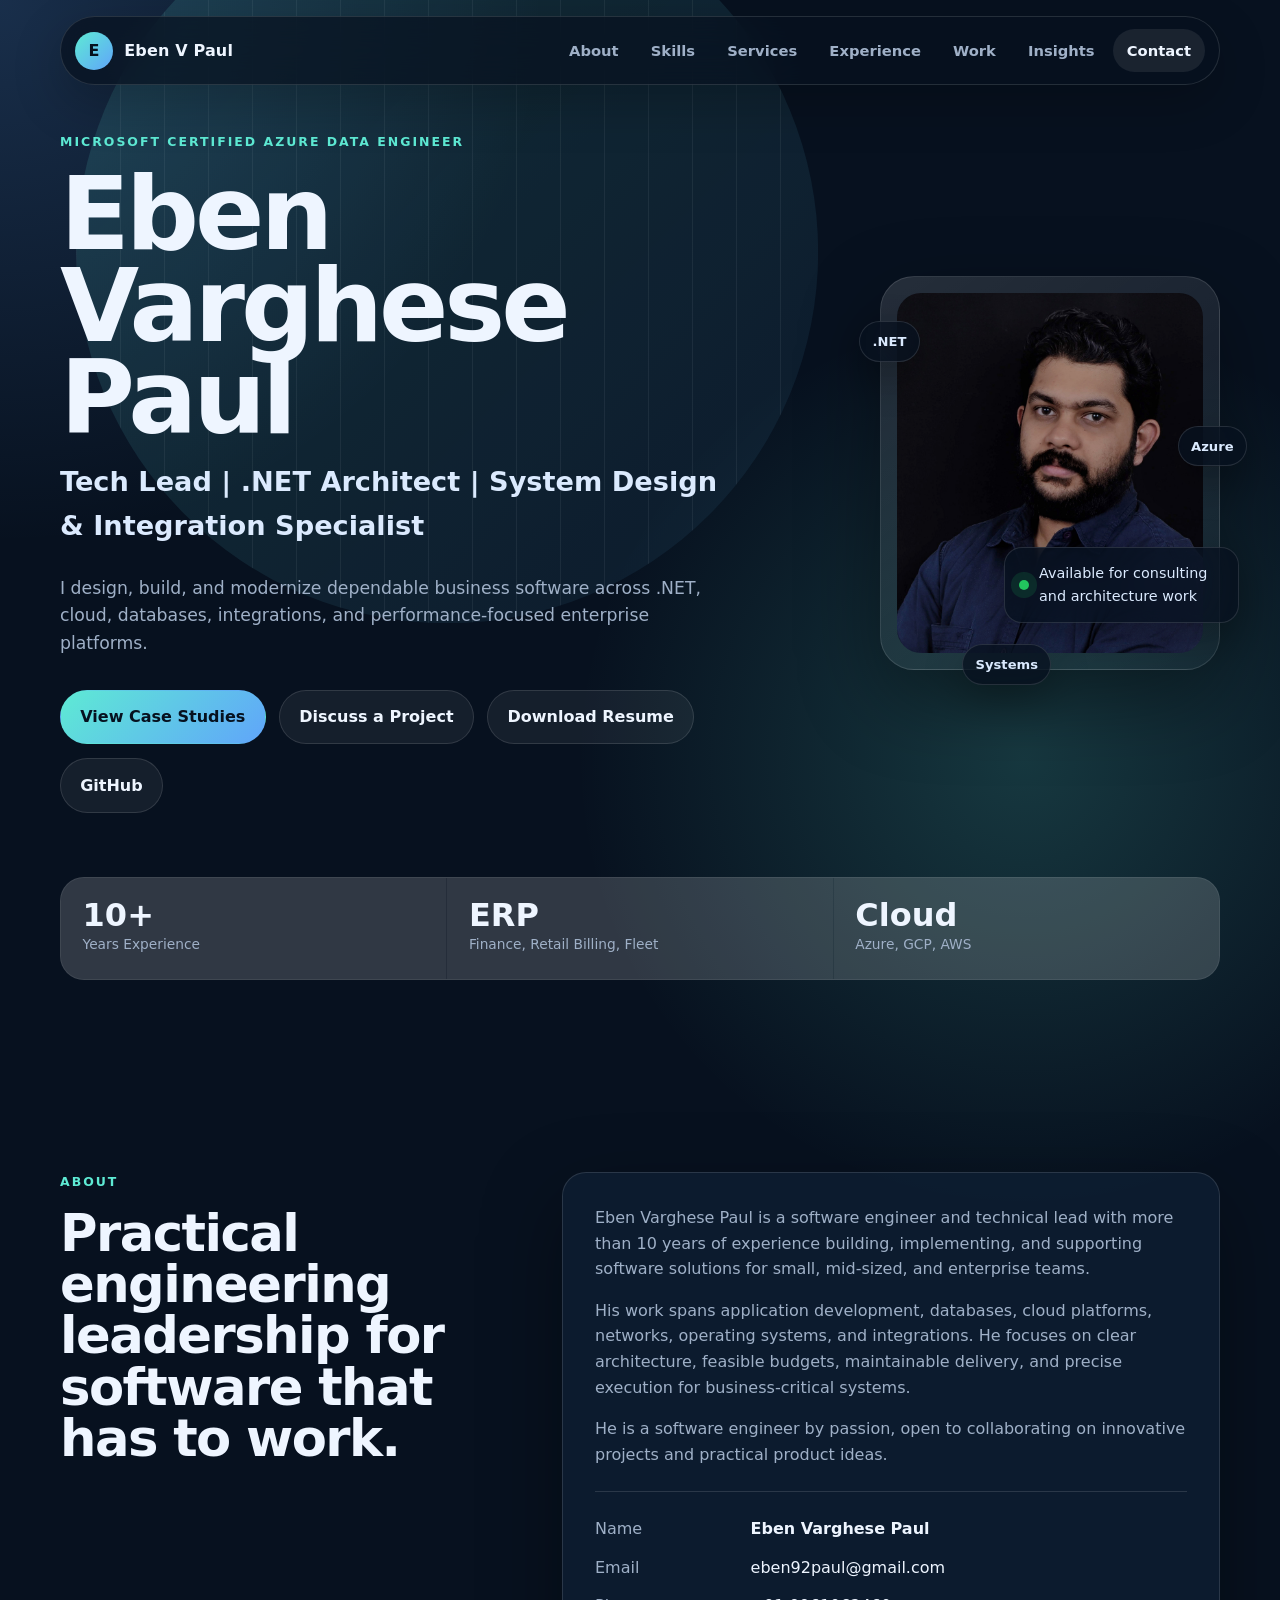
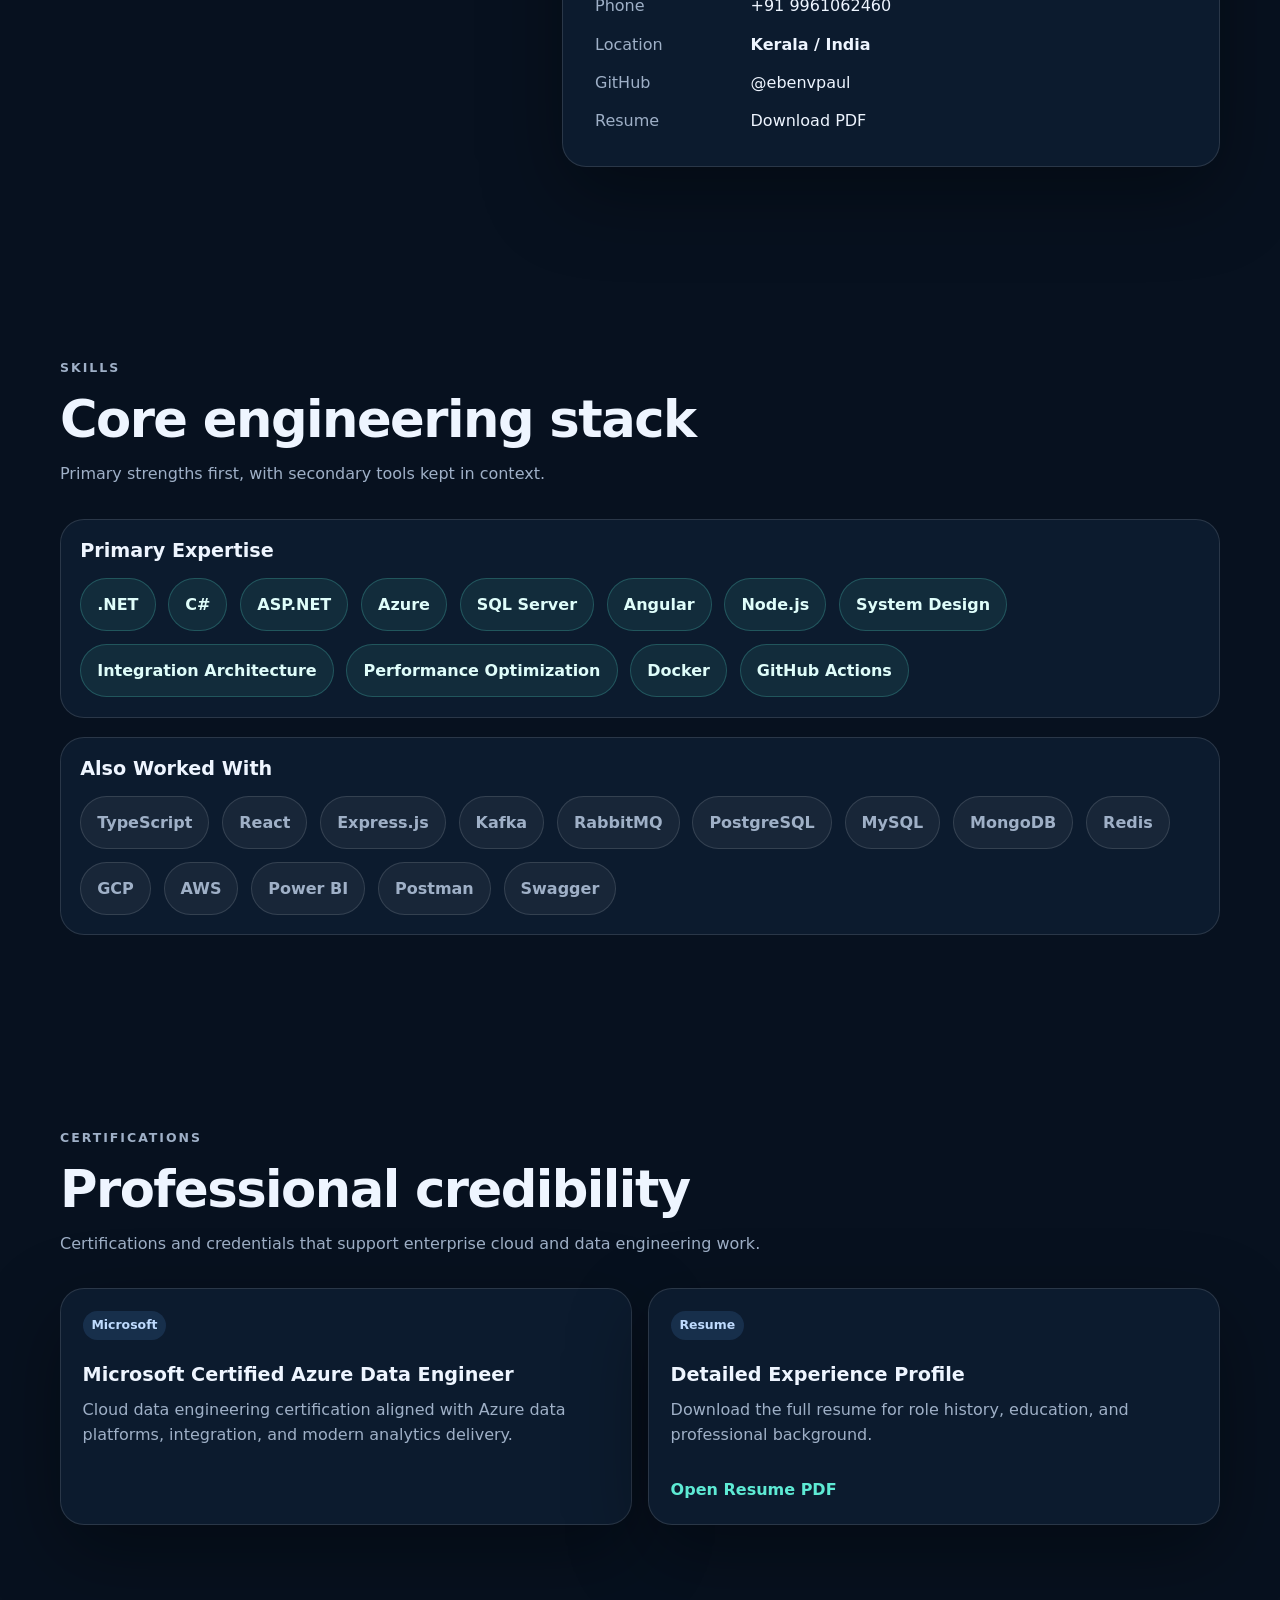
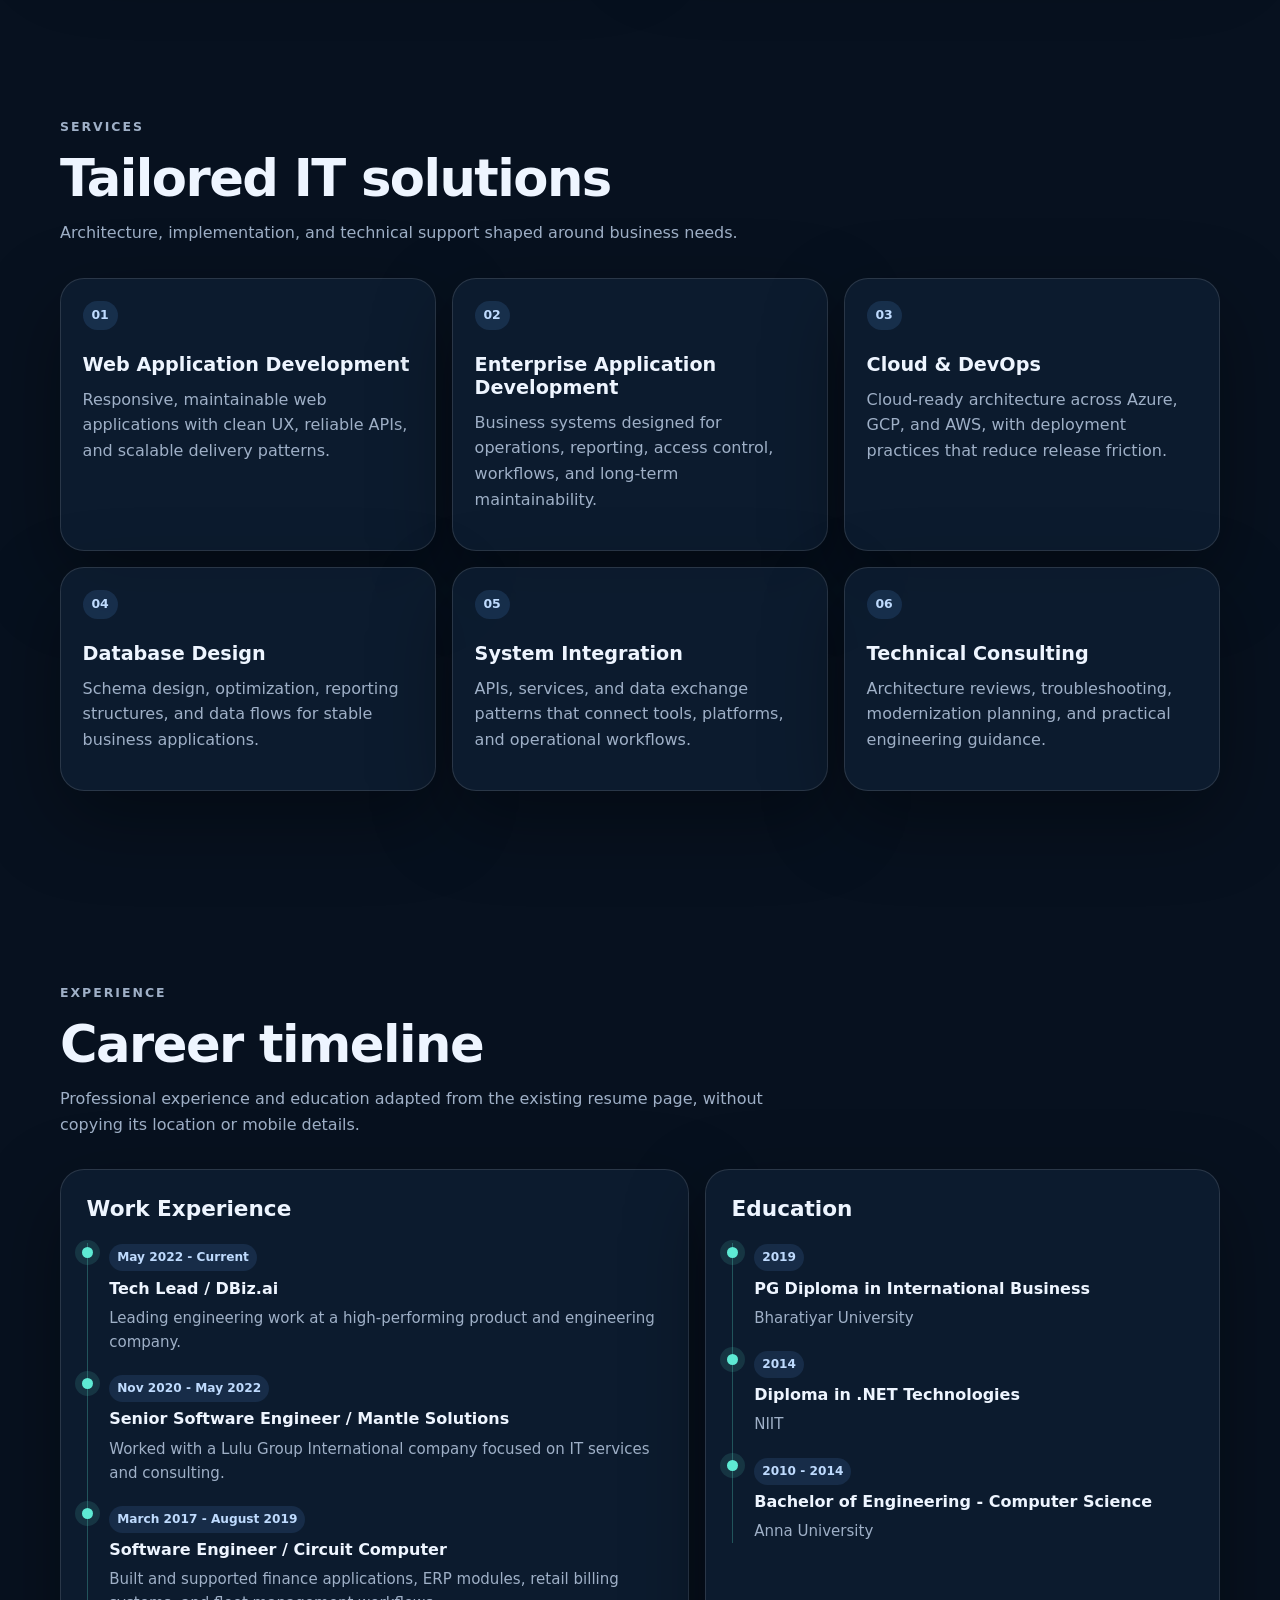
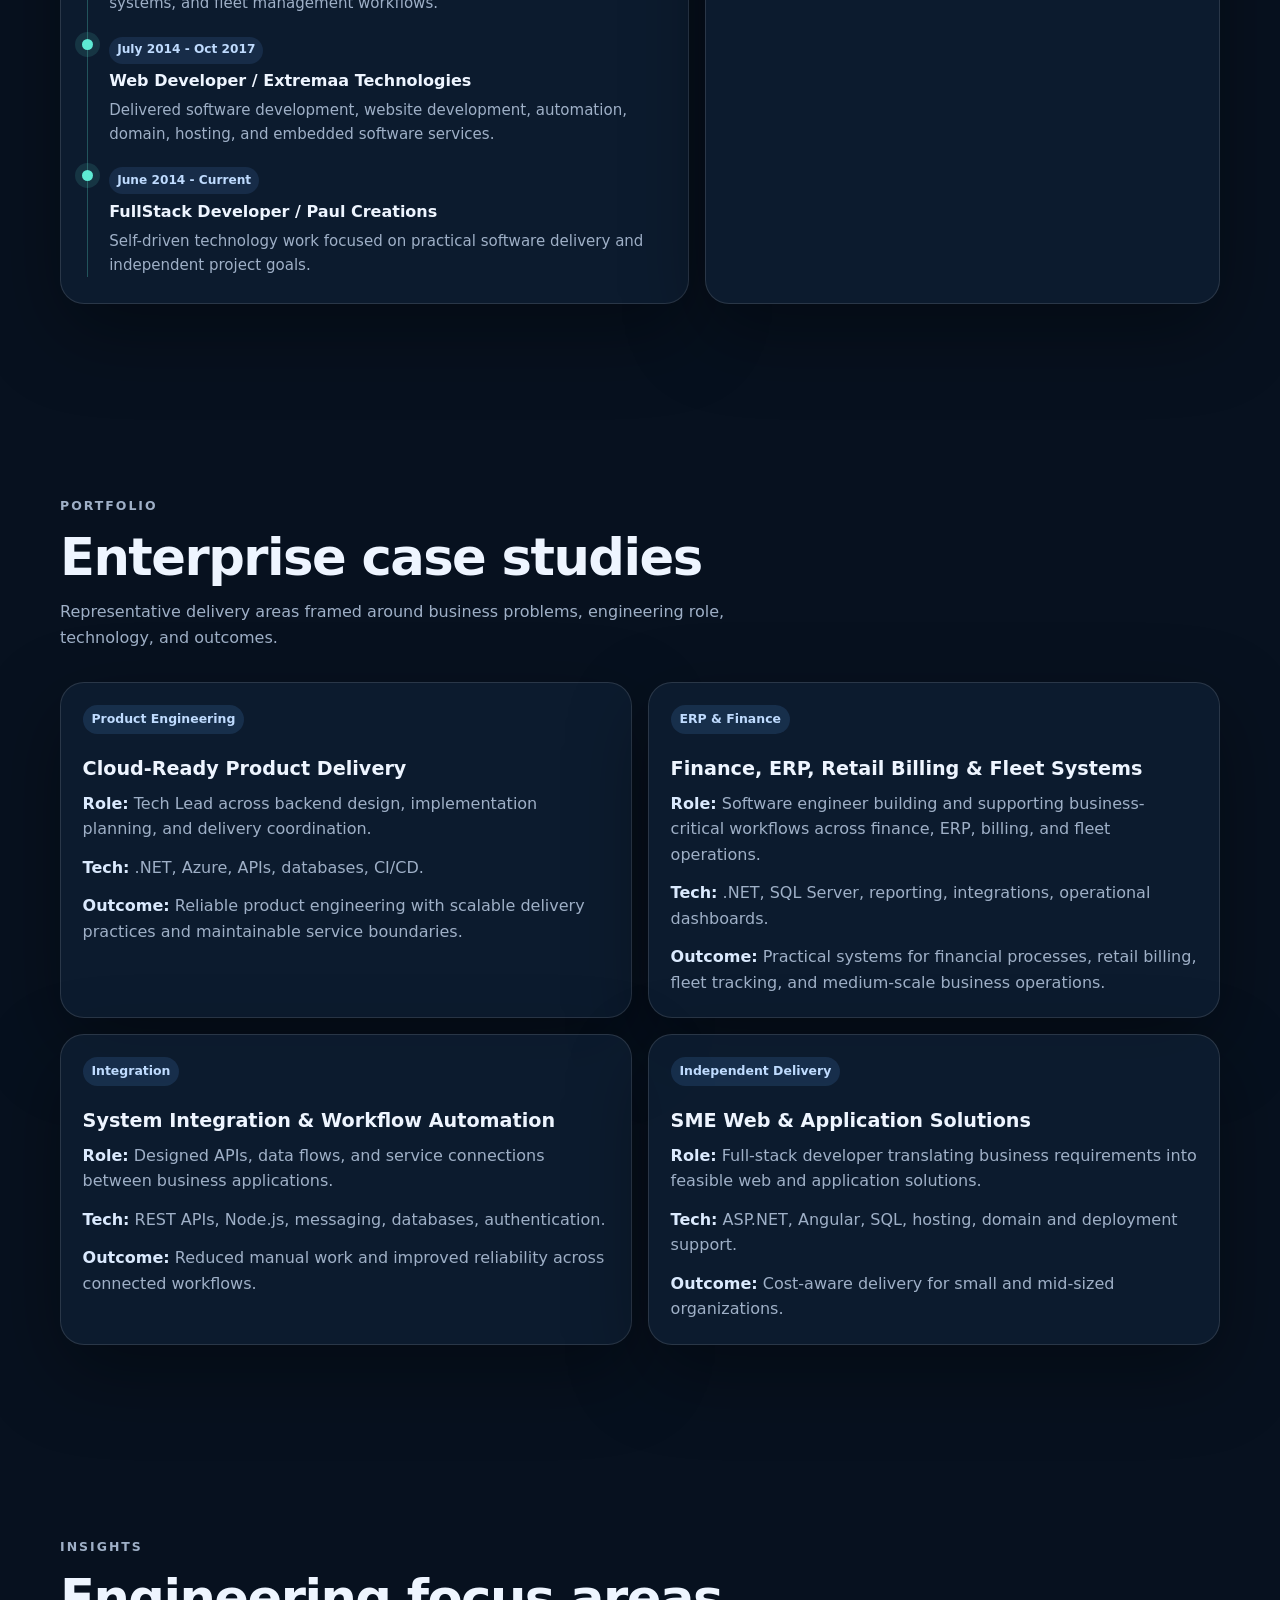
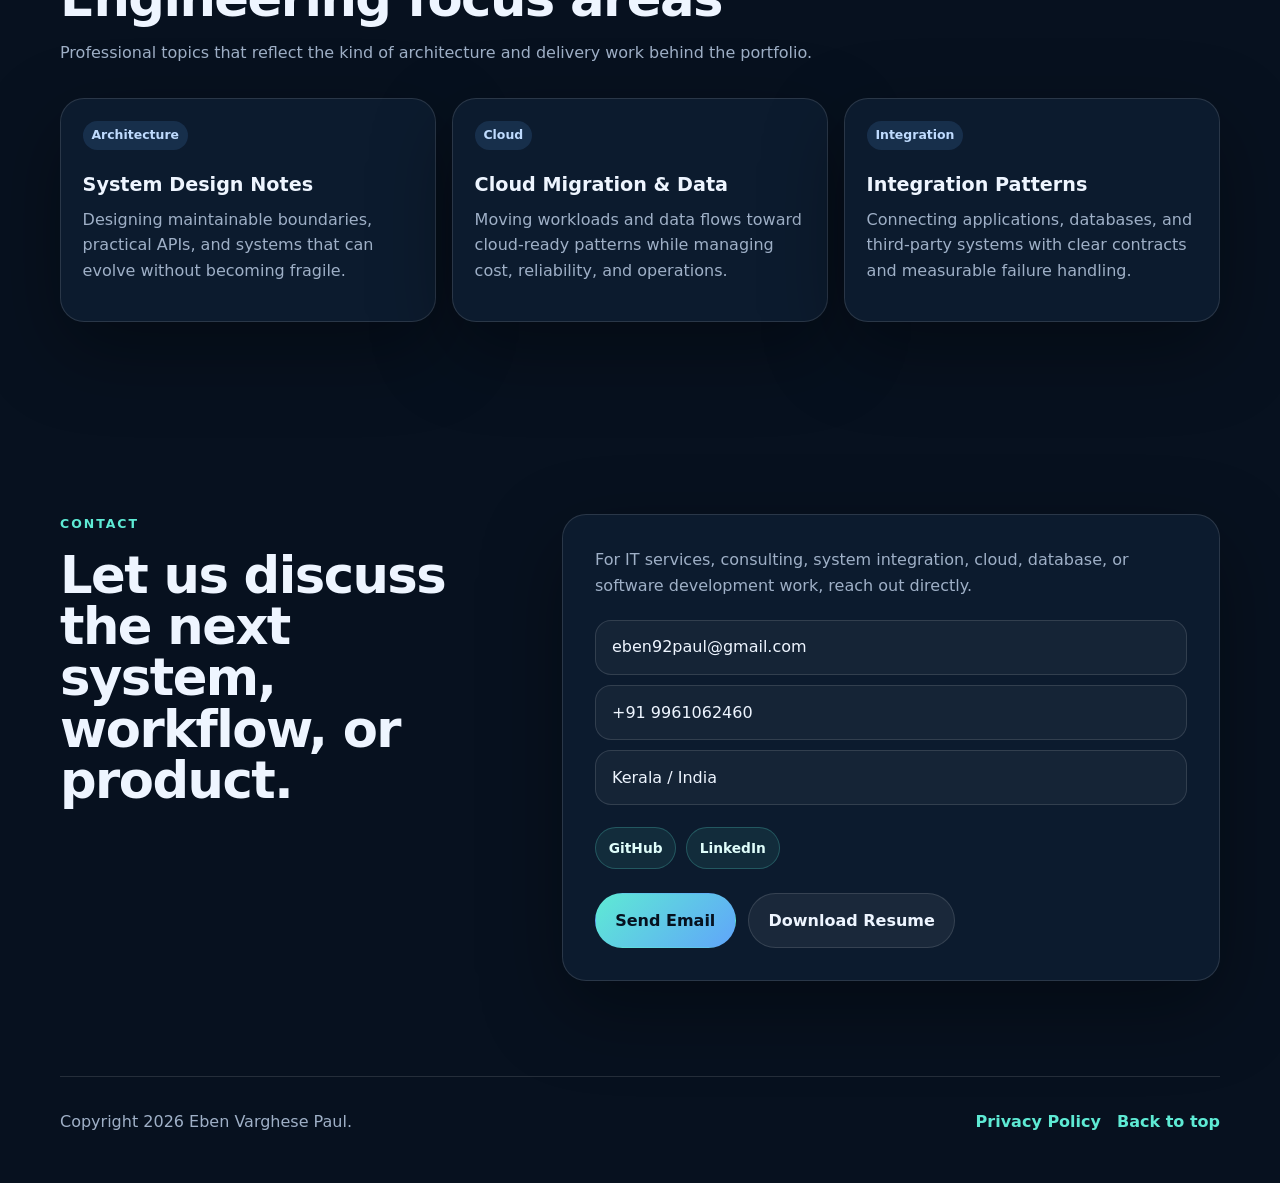
<file: index.html>
<!DOCTYPE html>
<html lang="en">
<head>
  <meta charset="utf-8">
  <meta name="viewport" content="width=device-width, initial-scale=1">
  <title>Eben Varghese Paul | .NET Architect & Azure Data Engineer</title>
  <meta name="description" content="Portfolio of Eben Varghese Paul, Tech Lead, .NET Architect, System Design and Integration Specialist, and Microsoft Certified Azure Data Engineer.">
  <meta name="keywords" content="Eben Varghese Paul, .NET Architect, Azure Data Engineer, Tech Lead, System Design, Integration Specialist, Kerala, India">
  <meta name="author" content="Eben Varghese Paul">
  <meta property="og:type" content="website">
  <meta property="og:title" content="Eben Varghese Paul | .NET Architect & Azure Data Engineer">
  <meta property="og:description" content="Modern portfolio for enterprise software engineering, cloud, databases, integrations, and consulting.">
  <meta property="og:image" content="img/testimonial-25.jpg">
  <meta property="og:url" content="https://ebenvpaul.github.io/evphost/">
  <meta name="theme-color" content="#07111f">
  <link href="img/favicon.png" rel="icon">
  <link href="img/apple-touch-icon.png" rel="apple-touch-icon">
  <link href="css/style.css" rel="stylesheet">
</head>
<body>
  <a class="skip-link" href="#main">Skip to content</a>

  <header class="site-header" data-header>
    <a class="brand" href="#home" aria-label="Eben Varghese Paul home">
      <span class="brand-mark">E</span>
      <span>Eben V Paul</span>
    </a>
    <button class="nav-toggle" type="button" aria-expanded="false" aria-controls="site-nav" data-nav-toggle>
      <span></span>
      <span></span>
      <span></span>
      <span class="sr-only">Toggle navigation</span>
    </button>
    <nav id="site-nav" class="site-nav" data-nav>
      <a href="#about">About</a>
      <a href="#skills">Skills</a>
      <a href="#services">Services</a>
      <a href="#experience">Experience</a>
      <a href="#work">Work</a>
      <a href="#insights">Insights</a>
      <a href="#contact">Contact</a>
    </nav>
  </header>

  <main id="main">
    <section id="home" class="hero section">
      <div class="hero-bg" aria-hidden="true"></div>
      <div class="hero-grid">
        <div class="hero-copy reveal">
          <p class="eyebrow">Microsoft Certified Azure Data Engineer</p>
          <h1>Eben Varghese Paul</h1>
          <p class="hero-role">Tech Lead | .NET Architect | System Design & Integration Specialist</p>
          <p class="hero-text">I design, build, and modernize dependable business software across .NET, cloud, databases, integrations, and performance-focused enterprise platforms.</p>
          <div class="hero-actions">
            <a class="button primary" href="#work">View Case Studies</a>
            <a class="button ghost" href="#contact">Discuss a Project</a>
            <a class="button ghost" href="docs/Resume.pdf" target="_blank" rel="noopener noreferrer">Download Resume</a>
            <a class="button ghost" href="https://github.com/ebenvpaul" target="_blank" rel="noopener noreferrer">GitHub</a>
          </div>
        </div>
        <div class="hero-panel reveal" aria-label="Profile highlights">
          <img src="img/testimonial-25.jpg" alt="Portrait of Eben Varghese Paul">
          <div class="availability-card">
            <span class="status-dot"></span>
            <span>Available for consulting and architecture work</span>
          </div>
          <div class="orbit-card top">.NET</div>
          <div class="orbit-card right">Azure</div>
          <div class="orbit-card bottom">Systems</div>
        </div>
      </div>
      <div class="hero-stats" aria-label="Professional stats">
        <div><strong>10+</strong><span>Years Experience</span></div>
        <div><strong>ERP</strong><span>Finance, Retail Billing, Fleet</span></div>
        <div><strong>Cloud</strong><span>Azure, GCP, AWS</span></div>
      </div>
    </section>

    <section id="about" class="section content-grid">
      <div class="section-kicker reveal">
        <p class="eyebrow">About</p>
        <h2>Practical engineering leadership for software that has to work.</h2>
      </div>
      <div class="section-body reveal">
        <p>Eben Varghese Paul is a software engineer and technical lead with more than 10 years of experience building, implementing, and supporting software solutions for small, mid-sized, and enterprise teams.</p>
        <p>His work spans application development, databases, cloud platforms, networks, operating systems, and integrations. He focuses on clear architecture, feasible budgets, maintainable delivery, and precise execution for business-critical systems.</p>
        <p>He is a software engineer by passion, open to collaborating on innovative projects and practical product ideas.</p>
        <div class="profile-list">
          <span>Name</span><strong>Eben Varghese Paul</strong>
          <span>Email</span><a href="mailto:eben92paul@gmail.com">eben92paul@gmail.com</a>
          <span>Phone</span><a href="tel:+919961062460">+91 9961062460</a>
          <span>Location</span><strong>Kerala / India</strong>
          <span>GitHub</span><a href="https://github.com/ebenvpaul" target="_blank" rel="noopener noreferrer">@ebenvpaul</a>
          <span>Resume</span><a href="docs/Resume.pdf" target="_blank" rel="noopener noreferrer">Download PDF</a>
        </div>
      </div>
    </section>

    <section id="skills" class="section">
      <div class="section-heading reveal">
        <p class="eyebrow">Skills</p>
        <h2>Core engineering stack</h2>
        <p>Primary strengths first, with secondary tools kept in context.</p>
      </div>
      <div class="stack-groups reveal">
        <div>
          <h3>Primary Expertise</h3>
          <div class="skill-cloud">
            <span>.NET</span>
            <span>C#</span>
            <span>ASP.NET</span>
            <span>Azure</span>
            <span>SQL Server</span>
            <span>Angular</span>
            <span>Node.js</span>
            <span>System Design</span>
            <span>Integration Architecture</span>
            <span>Performance Optimization</span>
            <span>Docker</span>
            <span>GitHub Actions</span>
          </div>
        </div>
        <div>
          <h3>Also Worked With</h3>
          <div class="skill-cloud secondary">
            <span>TypeScript</span>
            <span>React</span>
            <span>Express.js</span>
            <span>Kafka</span>
            <span>RabbitMQ</span>
            <span>PostgreSQL</span>
            <span>MySQL</span>
            <span>MongoDB</span>
            <span>Redis</span>
            <span>GCP</span>
            <span>AWS</span>
            <span>Power BI</span>
            <span>Postman</span>
            <span>Swagger</span>
          </div>
        </div>
      </div>
    </section>

    <section id="certifications" class="section">
      <div class="section-heading reveal">
        <p class="eyebrow">Certifications</p>
        <h2>Professional credibility</h2>
        <p>Certifications and credentials that support enterprise cloud and data engineering work.</p>
      </div>
      <div class="cert-grid">
        <article class="glass-card reveal">
          <span class="tag">Microsoft</span>
          <h3>Microsoft Certified Azure Data Engineer</h3>
          <p>Cloud data engineering certification aligned with Azure data platforms, integration, and modern analytics delivery.</p>
        </article>
        <article class="glass-card reveal">
          <span class="tag">Resume</span>
          <h3>Detailed Experience Profile</h3>
          <p>Download the full resume for role history, education, and professional background.</p>
          <a class="text-link" href="docs/Resume.pdf" target="_blank" rel="noopener noreferrer">Open Resume PDF</a>
        </article>
      </div>
    </section>

    <section id="services" class="section">
      <div class="section-heading reveal">
        <p class="eyebrow">Services</p>
        <h2>Tailored IT solutions</h2>
        <p>Architecture, implementation, and technical support shaped around business needs.</p>
      </div>
      <div class="card-grid services-grid">
        <article class="glass-card reveal">
          <span class="card-number">01</span>
          <h3>Web Application Development</h3>
          <p>Responsive, maintainable web applications with clean UX, reliable APIs, and scalable delivery patterns.</p>
        </article>
        <article class="glass-card reveal">
          <span class="card-number">02</span>
          <h3>Enterprise Application Development</h3>
          <p>Business systems designed for operations, reporting, access control, workflows, and long-term maintainability.</p>
        </article>
        <article class="glass-card reveal">
          <span class="card-number">03</span>
          <h3>Cloud & DevOps</h3>
          <p>Cloud-ready architecture across Azure, GCP, and AWS, with deployment practices that reduce release friction.</p>
        </article>
        <article class="glass-card reveal">
          <span class="card-number">04</span>
          <h3>Database Design</h3>
          <p>Schema design, optimization, reporting structures, and data flows for stable business applications.</p>
        </article>
        <article class="glass-card reveal">
          <span class="card-number">05</span>
          <h3>System Integration</h3>
          <p>APIs, services, and data exchange patterns that connect tools, platforms, and operational workflows.</p>
        </article>
        <article class="glass-card reveal">
          <span class="card-number">06</span>
          <h3>Technical Consulting</h3>
          <p>Architecture reviews, troubleshooting, modernization planning, and practical engineering guidance.</p>
        </article>
      </div>
    </section>

    <section id="experience" class="section">
      <div class="section-heading reveal">
        <p class="eyebrow">Experience</p>
        <h2>Career timeline</h2>
        <p>Professional experience and education adapted from the existing resume page, without copying its location or mobile details.</p>
      </div>
      <div class="timeline-layout">
        <div class="timeline-column reveal">
          <h3>Work Experience</h3>
          <article class="timeline-item">
            <span class="timeline-date">May 2022 - Current</span>
            <h4>Tech Lead / DBiz.ai</h4>
            <p>Leading engineering work at a high-performing product and engineering company.</p>
          </article>
          <article class="timeline-item">
            <span class="timeline-date">Nov 2020 - May 2022</span>
            <h4>Senior Software Engineer / Mantle Solutions</h4>
            <p>Worked with a Lulu Group International company focused on IT services and consulting.</p>
          </article>
          <article class="timeline-item">
            <span class="timeline-date">March 2017 - August 2019</span>
            <h4>Software Engineer / Circuit Computer</h4>
            <p>Built and supported finance applications, ERP modules, retail billing systems, and fleet management workflows.</p>
          </article>
          <article class="timeline-item">
            <span class="timeline-date">July 2014 - Oct 2017</span>
            <h4>Web Developer / Extremaa Technologies</h4>
            <p>Delivered software development, website development, automation, domain, hosting, and embedded software services.</p>
          </article>
          <article class="timeline-item">
            <span class="timeline-date">June 2014 - Current</span>
            <h4>FullStack Developer / Paul Creations</h4>
            <p>Self-driven technology work focused on practical software delivery and independent project goals.</p>
          </article>
        </div>
        <div class="timeline-column reveal">
          <h3>Education</h3>
          <article class="timeline-item">
            <span class="timeline-date">2019</span>
            <h4>PG Diploma in International Business</h4>
            <p>Bharatiyar University</p>
          </article>
          <article class="timeline-item">
            <span class="timeline-date">2014</span>
            <h4>Diploma in .NET Technologies</h4>
            <p>NIIT</p>
          </article>
          <article class="timeline-item">
            <span class="timeline-date">2010 - 2014</span>
            <h4>Bachelor of Engineering - Computer Science</h4>
            <p>Anna University</p>
          </article>
        </div>
      </div>
    </section>

    <section id="work" class="section">
      <div class="section-heading reveal">
        <p class="eyebrow">Portfolio</p>
        <h2>Enterprise case studies</h2>
        <p>Representative delivery areas framed around business problems, engineering role, technology, and outcomes.</p>
      </div>
      <div class="case-study-grid">
        <article class="case-card reveal">
          <span class="tag">Product Engineering</span>
          <h3>Cloud-Ready Product Delivery</h3>
          <p><strong>Role:</strong> Tech Lead across backend design, implementation planning, and delivery coordination.</p>
          <p><strong>Tech:</strong> .NET, Azure, APIs, databases, CI/CD.</p>
          <p><strong>Outcome:</strong> Reliable product engineering with scalable delivery practices and maintainable service boundaries.</p>
        </article>
        <article class="case-card reveal">
          <span class="tag">ERP & Finance</span>
          <h3>Finance, ERP, Retail Billing & Fleet Systems</h3>
          <p><strong>Role:</strong> Software engineer building and supporting business-critical workflows across finance, ERP, billing, and fleet operations.</p>
          <p><strong>Tech:</strong> .NET, SQL Server, reporting, integrations, operational dashboards.</p>
          <p><strong>Outcome:</strong> Practical systems for financial processes, retail billing, fleet tracking, and medium-scale business operations.</p>
        </article>
        <article class="case-card reveal">
          <span class="tag">Integration</span>
          <h3>System Integration & Workflow Automation</h3>
          <p><strong>Role:</strong> Designed APIs, data flows, and service connections between business applications.</p>
          <p><strong>Tech:</strong> REST APIs, Node.js, messaging, databases, authentication.</p>
          <p><strong>Outcome:</strong> Reduced manual work and improved reliability across connected workflows.</p>
        </article>
        <article class="case-card reveal">
          <span class="tag">Independent Delivery</span>
          <h3>SME Web & Application Solutions</h3>
          <p><strong>Role:</strong> Full-stack developer translating business requirements into feasible web and application solutions.</p>
          <p><strong>Tech:</strong> ASP.NET, Angular, SQL, hosting, domain and deployment support.</p>
          <p><strong>Outcome:</strong> Cost-aware delivery for small and mid-sized organizations.</p>
        </article>
      </div>
    </section>

    <section id="insights" class="section">
      <div class="section-heading reveal">
        <p class="eyebrow">Insights</p>
        <h2>Engineering focus areas</h2>
        <p>Professional topics that reflect the kind of architecture and delivery work behind the portfolio.</p>
      </div>
      <div class="card-grid insights-grid">
        <article class="glass-card reveal">
          <span class="tag">Architecture</span>
          <h3>System Design Notes</h3>
          <p>Designing maintainable boundaries, practical APIs, and systems that can evolve without becoming fragile.</p>
        </article>
        <article class="glass-card reveal">
          <span class="tag">Cloud</span>
          <h3>Cloud Migration & Data</h3>
          <p>Moving workloads and data flows toward cloud-ready patterns while managing cost, reliability, and operations.</p>
        </article>
        <article class="glass-card reveal">
          <span class="tag">Integration</span>
          <h3>Integration Patterns</h3>
          <p>Connecting applications, databases, and third-party systems with clear contracts and measurable failure handling.</p>
        </article>
      </div>
    </section>

    <section id="contact" class="section contact-section">
      <div class="section-kicker reveal">
        <p class="eyebrow">Contact</p>
        <h2>Let us discuss the next system, workflow, or product.</h2>
      </div>
      <div class="contact-card reveal">
        <p>For IT services, consulting, system integration, cloud, database, or software development work, reach out directly.</p>
        <div class="contact-links">
          <a href="mailto:eben92paul@gmail.com">eben92paul@gmail.com</a>
          <a href="tel:+919961062460">+91 9961062460</a>
          <span>Kerala / India</span>
        </div>
        <div class="social-links" aria-label="Social profiles">
          <a href="https://github.com/ebenvpaul" target="_blank" rel="noopener noreferrer">GitHub</a>
          <a href="https://www.linkedin.com/in/𝗘𝗕𝗘𝗡-𝗩𝗔𝗥𝗚𝗛𝗘𝗦𝗘-𝗣𝗔𝗨𝗟-85623214a" target="_blank" rel="noopener noreferrer">LinkedIn</a>
        </div>
        <div class="contact-actions">
          <a class="button primary" href="mailto:eben92paul@gmail.com?subject=Project%20Discussion%20-%20Portfolio%20Website">Send Email</a>
          <a class="button ghost" href="docs/Resume.pdf" target="_blank" rel="noopener noreferrer">Download Resume</a>
        </div>
      </div>
    </section>
  </main>

  <footer class="site-footer">
    <p>Copyright <span data-year></span> Eben Varghese Paul.</p>
    <div class="footer-links">
      <a href="privacy-policy.html">Privacy Policy</a>
      <a href="#home">Back to top</a>
    </div>
  </footer>

  <script src="js/main.js"></script>
</body>
</html>
</file>
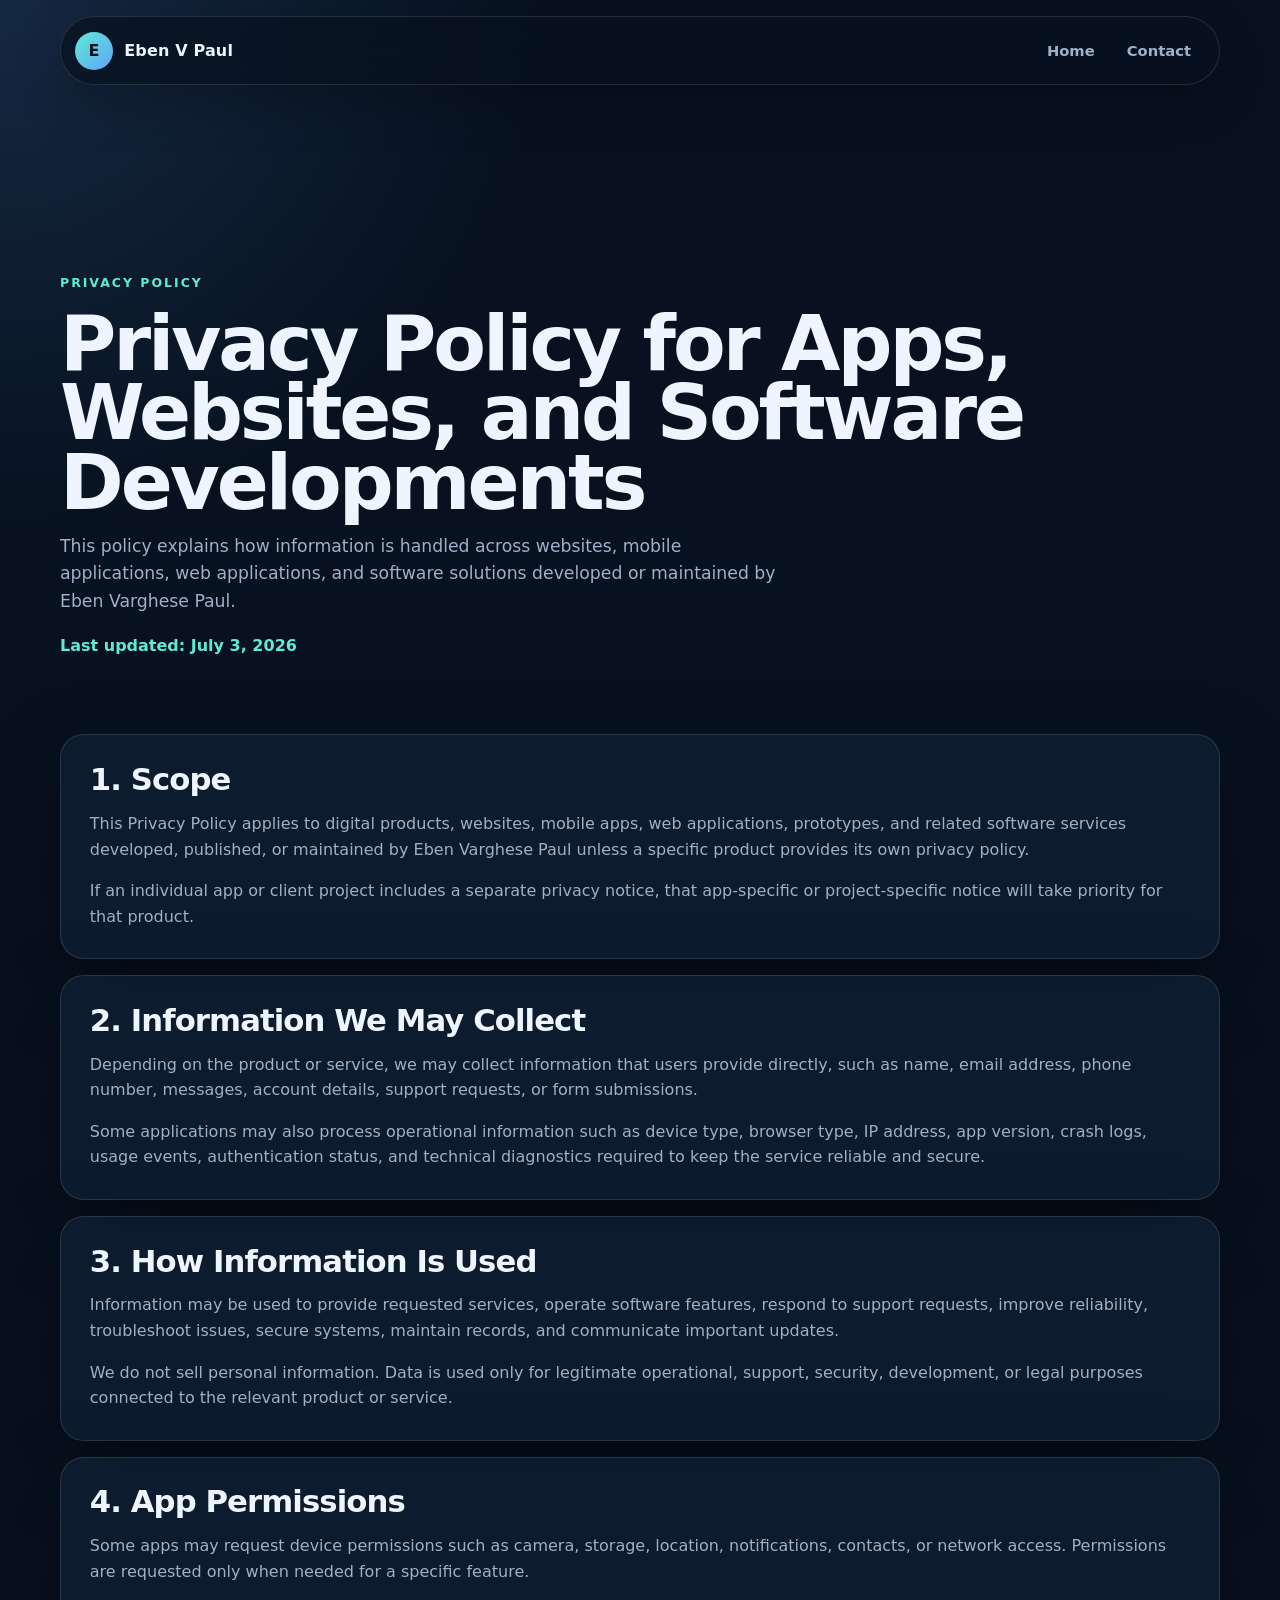
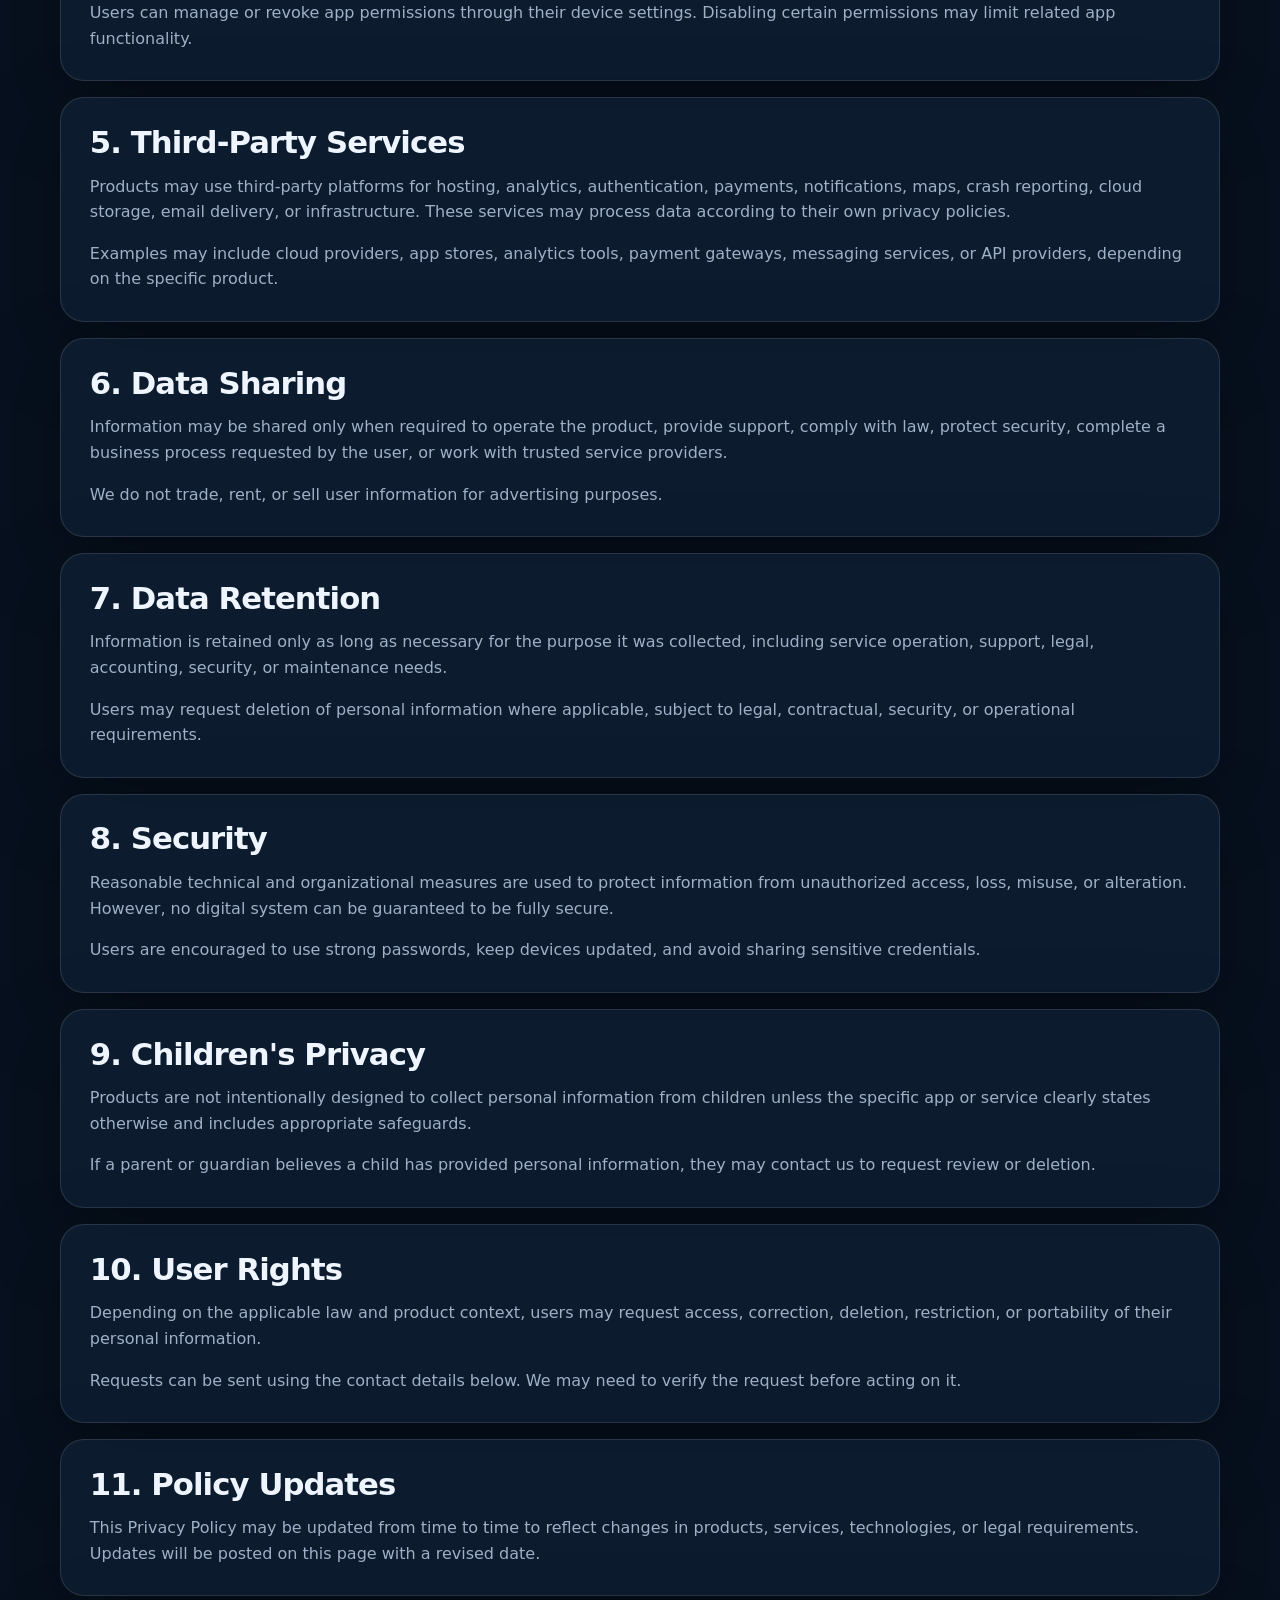
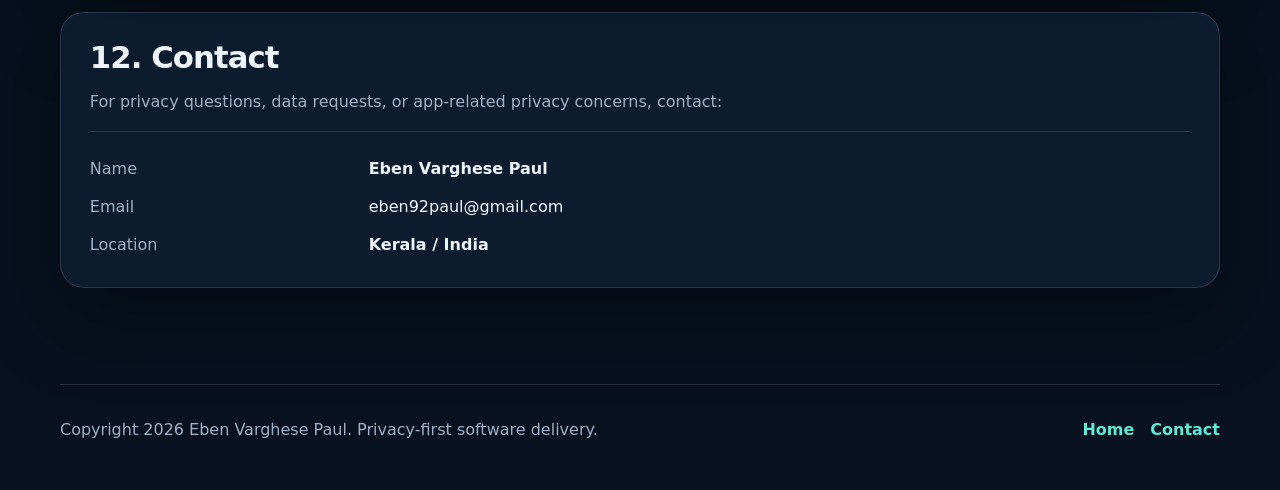
<file: privacy-policy.html>
<!DOCTYPE html>
<html lang="en">
<head>
  <meta charset="utf-8">
  <meta name="viewport" content="width=device-width, initial-scale=1">
  <title>Privacy Policy | Eben Varghese Paul</title>
  <meta name="description" content="Privacy policy for websites, applications, and software developments by Eben Varghese Paul.">
  <meta name="author" content="Eben Varghese Paul">
  <meta property="og:type" content="website">
  <meta property="og:title" content="Privacy Policy | Eben Varghese Paul">
  <meta property="og:description" content="Privacy policy for websites, applications, and software developments by Eben Varghese Paul.">
  <meta property="og:url" content="https://ebenvpaul.github.io/evphost/privacy-policy.html">
  <meta name="theme-color" content="#07111f">
  <link href="img/favicon.png" rel="icon">
  <link href="img/apple-touch-icon.png" rel="apple-touch-icon">
  <link href="css/style.css" rel="stylesheet">
</head>
<body class="policy-page">
  <a class="skip-link" href="#main">Skip to content</a>

  <header class="site-header policy-header">
    <a class="brand" href="index.html" aria-label="Eben Varghese Paul home">
      <span class="brand-mark">E</span>
      <span>Eben V Paul</span>
    </a>
    <nav class="site-nav policy-nav" aria-label="Privacy page navigation">
      <a href="index.html">Home</a>
      <a href="index.html#contact">Contact</a>
    </nav>
  </header>

  <main id="main" class="policy-main">
    <section class="section policy-hero">
      <p class="eyebrow">Privacy Policy</p>
      <h1>Privacy Policy for Apps, Websites, and Software Developments</h1>
      <p class="hero-text">This policy explains how information is handled across websites, mobile applications, web applications, and software solutions developed or maintained by Eben Varghese Paul.</p>
      <p class="policy-updated">Last updated: July 3, 2026</p>
    </section>

    <section class="section policy-content">
      <article class="policy-card">
        <h2>1. Scope</h2>
        <p>This Privacy Policy applies to digital products, websites, mobile apps, web applications, prototypes, and related software services developed, published, or maintained by Eben Varghese Paul unless a specific product provides its own privacy policy.</p>
        <p>If an individual app or client project includes a separate privacy notice, that app-specific or project-specific notice will take priority for that product.</p>
      </article>

      <article class="policy-card">
        <h2>2. Information We May Collect</h2>
        <p>Depending on the product or service, we may collect information that users provide directly, such as name, email address, phone number, messages, account details, support requests, or form submissions.</p>
        <p>Some applications may also process operational information such as device type, browser type, IP address, app version, crash logs, usage events, authentication status, and technical diagnostics required to keep the service reliable and secure.</p>
      </article>

      <article class="policy-card">
        <h2>3. How Information Is Used</h2>
        <p>Information may be used to provide requested services, operate software features, respond to support requests, improve reliability, troubleshoot issues, secure systems, maintain records, and communicate important updates.</p>
        <p>We do not sell personal information. Data is used only for legitimate operational, support, security, development, or legal purposes connected to the relevant product or service.</p>
      </article>

      <article class="policy-card">
        <h2>4. App Permissions</h2>
        <p>Some apps may request device permissions such as camera, storage, location, notifications, contacts, or network access. Permissions are requested only when needed for a specific feature.</p>
        <p>Users can manage or revoke app permissions through their device settings. Disabling certain permissions may limit related app functionality.</p>
      </article>

      <article class="policy-card">
        <h2>5. Third-Party Services</h2>
        <p>Products may use third-party platforms for hosting, analytics, authentication, payments, notifications, maps, crash reporting, cloud storage, email delivery, or infrastructure. These services may process data according to their own privacy policies.</p>
        <p>Examples may include cloud providers, app stores, analytics tools, payment gateways, messaging services, or API providers, depending on the specific product.</p>
      </article>

      <article class="policy-card">
        <h2>6. Data Sharing</h2>
        <p>Information may be shared only when required to operate the product, provide support, comply with law, protect security, complete a business process requested by the user, or work with trusted service providers.</p>
        <p>We do not trade, rent, or sell user information for advertising purposes.</p>
      </article>

      <article class="policy-card">
        <h2>7. Data Retention</h2>
        <p>Information is retained only as long as necessary for the purpose it was collected, including service operation, support, legal, accounting, security, or maintenance needs.</p>
        <p>Users may request deletion of personal information where applicable, subject to legal, contractual, security, or operational requirements.</p>
      </article>

      <article class="policy-card">
        <h2>8. Security</h2>
        <p>Reasonable technical and organizational measures are used to protect information from unauthorized access, loss, misuse, or alteration. However, no digital system can be guaranteed to be fully secure.</p>
        <p>Users are encouraged to use strong passwords, keep devices updated, and avoid sharing sensitive credentials.</p>
      </article>

      <article class="policy-card">
        <h2>9. Children's Privacy</h2>
        <p>Products are not intentionally designed to collect personal information from children unless the specific app or service clearly states otherwise and includes appropriate safeguards.</p>
        <p>If a parent or guardian believes a child has provided personal information, they may contact us to request review or deletion.</p>
      </article>

      <article class="policy-card">
        <h2>10. User Rights</h2>
        <p>Depending on the applicable law and product context, users may request access, correction, deletion, restriction, or portability of their personal information.</p>
        <p>Requests can be sent using the contact details below. We may need to verify the request before acting on it.</p>
      </article>

      <article class="policy-card">
        <h2>11. Policy Updates</h2>
        <p>This Privacy Policy may be updated from time to time to reflect changes in products, services, technologies, or legal requirements. Updates will be posted on this page with a revised date.</p>
      </article>

      <article class="policy-card">
        <h2>12. Contact</h2>
        <p>For privacy questions, data requests, or app-related privacy concerns, contact:</p>
        <div class="profile-list policy-contact">
          <span>Name</span><strong>Eben Varghese Paul</strong>
          <span>Email</span><a href="mailto:eben92paul@gmail.com">eben92paul@gmail.com</a>
          <span>Location</span><strong>Kerala / India</strong>
        </div>
      </article>
    </section>
  </main>

  <footer class="site-footer">
    <p>Copyright <span data-year></span> Eben Varghese Paul. Privacy-first software delivery.</p>
    <div class="footer-links">
      <a href="index.html">Home</a>
      <a href="index.html#contact">Contact</a>
    </div>
  </footer>

  <script src="js/main.js"></script>
</body>
</html>
</file>
<file: css/style.css>
:root {
  color-scheme: dark;
  --bg: #07111f;
  --bg-soft: #0b1828;
  --panel: rgba(15, 31, 52, 0.78);
  --panel-strong: rgba(21, 39, 64, 0.96);
  --text: #eef5ff;
  --muted: #9fb0c7;
  --line: rgba(255, 255, 255, 0.12);
  --accent: #5eead4;
  --accent-2: #60a5fa;
  --accent-3: #c084fc;
  --shadow: 0 28px 80px rgba(0, 0, 0, 0.36);
  --radius: 24px;
  --max: 1160px;
}

* {
  box-sizing: border-box;
}

html {
  scroll-behavior: smooth;
}

body {
  margin: 0;
  min-width: 320px;
  overflow-x: hidden;
  background:
    radial-gradient(circle at top left, rgba(96, 165, 250, 0.2), transparent 34rem),
    radial-gradient(circle at 80% 10%, rgba(94, 234, 212, 0.18), transparent 28rem),
    var(--bg);
  color: var(--text);
  font-family: Inter, ui-sans-serif, system-ui, -apple-system, BlinkMacSystemFont, "Segoe UI", sans-serif;
  line-height: 1.6;
}

body.nav-open {
  overflow: hidden;
}

img {
  display: block;
  max-width: 100%;
}

a {
  color: inherit;
  text-decoration: none;
}

button,
input,
textarea {
  font: inherit;
}

.skip-link,
.sr-only {
  position: absolute;
  width: 1px;
  height: 1px;
  padding: 0;
  margin: -1px;
  overflow: hidden;
  clip: rect(0, 0, 0, 0);
  white-space: nowrap;
  border: 0;
}

.skip-link:focus {
  z-index: 1000;
  top: 1rem;
  left: 1rem;
  width: auto;
  height: auto;
  padding: .75rem 1rem;
  clip: auto;
  border-radius: 999px;
  background: var(--accent);
  color: #04111d;
}

.site-header {
  position: fixed;
  z-index: 100;
  top: 0;
  left: 50%;
  display: flex;
  width: min(calc(100% - 32px), var(--max));
  align-items: center;
  justify-content: space-between;
  gap: 1rem;
  transform: translateX(-50%);
  margin-top: 16px;
  padding: 12px 14px;
  border: 1px solid var(--line);
  border-radius: 999px;
  background: rgba(7, 17, 31, 0.72);
  box-shadow: 0 18px 50px rgba(0, 0, 0, 0.22);
  backdrop-filter: blur(18px);
  transition: background .3s ease, border-color .3s ease, transform .3s ease;
}

.site-header.is-scrolled {
  border-color: rgba(94, 234, 212, 0.22);
  background: rgba(7, 17, 31, 0.9);
}

.brand {
  display: inline-flex;
  align-items: center;
  gap: .7rem;
  font-weight: 800;
  letter-spacing: .01em;
}

.brand-mark {
  display: grid;
  width: 38px;
  height: 38px;
  place-items: center;
  border-radius: 50%;
  background: linear-gradient(135deg, var(--accent), var(--accent-2));
  color: #06111f;
}

.site-nav {
  display: flex;
  align-items: center;
  gap: .25rem;
}

.site-nav a {
  border-radius: 999px;
  padding: .62rem .88rem;
  color: var(--muted);
  font-size: .92rem;
  font-weight: 700;
  transition: color .2s ease, background .2s ease;
}

.site-nav a:hover,
.site-nav a:focus-visible,
.site-nav a.active {
  background: rgba(255, 255, 255, 0.08);
  color: var(--text);
}

.nav-toggle {
  display: none;
  width: 42px;
  height: 42px;
  border: 1px solid var(--line);
  border-radius: 50%;
  background: rgba(255, 255, 255, 0.06);
  color: var(--text);
}

.nav-toggle span:not(.sr-only) {
  display: block;
  width: 18px;
  height: 2px;
  margin: 4px auto;
  border-radius: 999px;
  background: currentColor;
}

.section {
  width: min(calc(100% - 32px), var(--max));
  margin: 0 auto;
  padding: 96px 0;
}

.hero {
  position: relative;
  display: grid;
  min-height: 100vh;
  align-content: center;
  padding-top: 132px;
}

.hero-bg {
  position: absolute;
  inset: 0 50% auto auto;
  width: 58vw;
  height: 58vw;
  min-width: 360px;
  min-height: 360px;
  transform: translate(24%, -16%);
  border-radius: 50%;
  background:
    linear-gradient(135deg, rgba(94, 234, 212, 0.18), rgba(96, 165, 250, 0.08)),
    repeating-linear-gradient(90deg, rgba(255,255,255,.08) 0 1px, transparent 1px 44px);
  filter: blur(.2px);
  opacity: .8;
  pointer-events: none;
  animation: ambient-drift 14s ease-in-out infinite alternate;
}

.hero-grid {
  position: relative;
  display: grid;
  grid-template-columns: minmax(0, 1.08fr) minmax(320px, .72fr);
  align-items: center;
  gap: 4rem;
}

.eyebrow {
  margin: 0 0 1rem;
  color: var(--accent);
  font-size: .78rem;
  font-weight: 800;
  letter-spacing: .16em;
  text-transform: uppercase;
}

h1,
h2,
h3,
p {
  margin-top: 0;
}

h1 {
  max-width: 820px;
  margin-bottom: 1rem;
  font-size: clamp(3.4rem, 8vw, 7.8rem);
  line-height: .9;
  letter-spacing: -.04em;
}

h2 {
  margin-bottom: 1rem;
  font-size: clamp(2rem, 4vw, 4rem);
  line-height: 1;
  letter-spacing: -.03em;
}

h3 {
  margin-bottom: .7rem;
  font-size: 1.2rem;
  line-height: 1.2;
}

.hero-role {
  max-width: 820px;
  color: #dbeafe;
  font-size: clamp(1.15rem, 2.2vw, 1.7rem);
  font-weight: 700;
}

.hero-text,
.section-heading p,
.section-body p,
.glass-card p,
.contact-card p,
.site-footer {
  color: var(--muted);
}

.hero-text {
  max-width: 720px;
  font-size: 1.08rem;
}

.hero-actions {
  display: flex;
  flex-wrap: wrap;
  gap: .85rem;
  margin-top: 2rem;
}

.button {
  display: inline-flex;
  align-items: center;
  justify-content: center;
  min-height: 48px;
  border: 1px solid transparent;
  border-radius: 999px;
  padding: .85rem 1.2rem;
  cursor: pointer;
  font-weight: 800;
  transition: transform .2s ease, border-color .2s ease, background .2s ease;
}

.button:hover,
.button:focus-visible {
  transform: translateY(-2px);
}

.button.primary {
  background: linear-gradient(135deg, var(--accent), var(--accent-2));
  color: #06111f;
}

.button.ghost {
  border-color: var(--line);
  background: rgba(255, 255, 255, 0.06);
  color: var(--text);
}

.hero-panel {
  position: relative;
  justify-self: end;
  width: min(100%, 340px);
  padding: 16px;
  border: 1px solid var(--line);
  border-radius: 34px;
  background: linear-gradient(145deg, rgba(255,255,255,.12), rgba(255,255,255,.03));
  box-shadow: var(--shadow);
  animation: panel-float 8s ease-in-out infinite;
  transition: transform .35s ease, border-color .35s ease, box-shadow .35s ease;
}

.hero-panel:hover {
  transform: translateY(-4px);
  border-color: rgba(94, 234, 212, 0.35);
  box-shadow: 0 32px 90px rgba(0, 0, 0, 0.42);
}

.hero-panel img {
  width: 100%;
  aspect-ratio: 4 / 4.7;
  object-fit: cover;
  border-radius: 24px;
  filter: saturate(1.04) contrast(1.02);
}

.availability-card,
.orbit-card {
  position: absolute;
  border: 1px solid var(--line);
  background: rgba(7, 17, 31, 0.78);
  box-shadow: 0 14px 40px rgba(0, 0, 0, 0.3);
  backdrop-filter: blur(16px);
}

.availability-card {
  right: -20px;
  bottom: 46px;
  display: flex;
  max-width: 235px;
  align-items: center;
  gap: .65rem;
  border-radius: 18px;
  padding: .85rem;
  color: #dbeafe;
  font-size: .9rem;
}

.status-dot {
  width: 10px;
  height: 10px;
  flex: 0 0 auto;
  border-radius: 50%;
  background: #22c55e;
  box-shadow: 0 0 0 8px rgba(34, 197, 94, .14);
}

.orbit-card {
  border-radius: 999px;
  padding: .55rem .78rem;
  color: #dbeafe;
  font-size: .82rem;
  font-weight: 800;
  animation: orbit-pulse 4.8s ease-in-out infinite;
}

.orbit-card.top {
  top: 44px;
  left: -22px;
}

.orbit-card.right {
  top: 38%;
  right: -28px;
}

.orbit-card.bottom {
  bottom: -16px;
  left: 24%;
}

.hero-stats,
.hero-stats {
  display: grid;
  grid-template-columns: repeat(3, 1fr);
  gap: 1px;
  overflow: hidden;
  margin-top: 4rem;
  border: 1px solid var(--line);
  border-radius: var(--radius);
  background: var(--line);
}

.hero-stats div {
  padding: 1.35rem;
  background: rgba(255, 255, 255, 0.05);
  transition: background .25s ease, transform .25s ease;
}

.hero-stats div:hover {
  background: rgba(255, 255, 255, 0.08);
  transform: translateY(-2px);
}

.hero-stats strong {
  display: block;
  color: var(--text);
  font-size: 2rem;
  line-height: 1;
}

.hero-stats span {
  color: var(--muted);
  font-size: .86rem;
}

.content-grid,
.contact-section {
  display: grid;
  grid-template-columns: .8fr 1.2fr;
  gap: 4rem;
  align-items: start;
}

.section-body,
.contact-card,
.glass-card {
  border: 1px solid var(--line);
  border-radius: var(--radius);
  background: var(--panel);
  box-shadow: var(--shadow);
}

.section-body,
.contact-card {
  padding: clamp(1.3rem, 3vw, 2rem);
}

.profile-list {
  display: grid;
  grid-template-columns: minmax(90px, .32fr) 1fr;
  gap: .8rem 1rem;
  margin-top: 1.5rem;
  padding-top: 1.5rem;
  border-top: 1px solid var(--line);
}

.profile-list span {
  color: var(--muted);
}

.profile-list a,
.profile-list strong {
  color: var(--text);
}

.section-heading {
  max-width: 760px;
  margin-bottom: 2rem;
}

.skill-cloud {
  display: flex;
  flex-wrap: wrap;
  gap: .8rem;
}

.stack-groups {
  display: grid;
  gap: 1.2rem;
}

.stack-groups > div {
  border: 1px solid var(--line);
  border-radius: var(--radius);
  padding: 1.2rem;
  background: var(--panel);
  transition: border-color .25s ease, transform .25s ease, background .25s ease;
}

.stack-groups > div:hover {
  transform: translateY(-3px);
  border-color: rgba(94, 234, 212, 0.28);
  background: var(--panel-strong);
}

.stack-groups h3 {
  margin-bottom: 1rem;
}

.skill-cloud span {
  border: 1px solid rgba(94, 234, 212, 0.22);
  border-radius: 999px;
  padding: .8rem 1rem;
  background: rgba(94, 234, 212, 0.08);
  color: #dffdfa;
  font-weight: 800;
}

.skill-cloud.secondary span {
  border-color: rgba(255, 255, 255, 0.12);
  background: rgba(255, 255, 255, 0.05);
  color: var(--muted);
}

.card-grid {
  display: grid;
  grid-template-columns: repeat(3, 1fr);
  gap: 1rem;
}

.cert-grid,
.case-study-grid {
  display: grid;
  grid-template-columns: repeat(2, 1fr);
  gap: 1rem;
}

.glass-card {
  padding: 1.35rem;
  transition: transform .25s ease, border-color .25s ease, background .25s ease;
}

.glass-card:hover {
  transform: translateY(-6px);
  border-color: rgba(94, 234, 212, 0.35);
  background: var(--panel-strong);
}

.card-number,
.tag {
  display: inline-flex;
  margin-bottom: 1.4rem;
  border-radius: 999px;
  padding: .3rem .55rem;
  background: rgba(96, 165, 250, 0.14);
  color: #bfdbfe;
  font-size: .78rem;
  font-weight: 900;
}

.text-link {
  display: inline-flex;
  margin-top: .8rem;
  color: var(--accent);
  font-weight: 900;
}

.case-card {
  border: 1px solid var(--line);
  border-radius: var(--radius);
  padding: 1.35rem;
  background: var(--panel);
  box-shadow: var(--shadow);
  transition: transform .25s ease, border-color .25s ease, background .25s ease;
}

.case-card:hover {
  transform: translateY(-6px);
  border-color: rgba(96, 165, 250, 0.35);
  background: var(--panel-strong);
}

.case-card p {
  margin-bottom: .8rem;
  color: var(--muted);
}

.case-card p:last-child {
  margin-bottom: 0;
}

.case-card strong {
  color: #dbeafe;
}

.timeline-layout {
  display: grid;
  grid-template-columns: 1.1fr .9fr;
  gap: 1rem;
}

.timeline-column {
  border: 1px solid var(--line);
  border-radius: var(--radius);
  padding: clamp(1.2rem, 3vw, 1.6rem);
  background: var(--panel);
  box-shadow: var(--shadow);
  transition: border-color .25s ease, background .25s ease;
}

.timeline-column:hover {
  border-color: rgba(94, 234, 212, 0.24);
  background: var(--panel-strong);
}

.timeline-column h3 {
  margin-bottom: 1.35rem;
  color: var(--text);
  font-size: 1.35rem;
}

.timeline-item {
  position: relative;
  padding: 0 0 1.25rem 1.35rem;
  border-left: 1px solid rgba(94, 234, 212, 0.28);
  transition: transform .22s ease;
}

.timeline-item:hover {
  transform: translateX(4px);
}

.timeline-item:last-child {
  padding-bottom: 0;
}

.timeline-item::before {
  content: "";
  position: absolute;
  top: .24rem;
  left: -6px;
  width: 11px;
  height: 11px;
  border-radius: 50%;
  background: var(--accent);
  box-shadow: 0 0 0 7px rgba(94, 234, 212, 0.12);
}

.timeline-date {
  display: inline-flex;
  margin-bottom: .45rem;
  border-radius: 999px;
  padding: .24rem .5rem;
  background: rgba(96, 165, 250, 0.12);
  color: #bfdbfe;
  font-size: .76rem;
  font-weight: 900;
}

.timeline-item h4 {
  margin: 0 0 .45rem;
  color: var(--text);
  font-size: 1rem;
  line-height: 1.25;
}

.timeline-item p {
  margin-bottom: 0;
  color: var(--muted);
  font-size: .94rem;
}

.contact-links {
  display: grid;
  gap: .65rem;
  margin: 1.35rem 0;
}

.contact-links a,
.contact-links span {
  border: 1px solid var(--line);
  border-radius: 16px;
  padding: .85rem 1rem;
  background: rgba(255, 255, 255, 0.04);
}

.social-links {
  display: flex;
  flex-wrap: wrap;
  gap: .6rem;
  margin: 1.1rem 0 1.5rem;
}

.social-links a {
  border: 1px solid rgba(94, 234, 212, 0.24);
  border-radius: 999px;
  padding: .58rem .8rem;
  background: rgba(94, 234, 212, 0.08);
  color: #dffdfa;
  font-size: .86rem;
  font-weight: 800;
  transition: transform .2s ease, border-color .2s ease, background .2s ease;
}

.social-links a:hover,
.social-links a:focus-visible {
  transform: translateY(-2px);
  border-color: rgba(94, 234, 212, 0.42);
  background: rgba(94, 234, 212, 0.14);
}

.contact-actions {
  display: flex;
  flex-wrap: wrap;
  gap: .8rem;
  margin-top: 1.4rem;
}

.contact-note {
  margin: 1rem 0 0;
  font-size: .92rem;
}

.contact-form {
  display: grid;
  gap: .9rem;
  margin-top: 1.5rem;
}

.contact-form label {
  display: grid;
  gap: .4rem;
  color: var(--muted);
  font-weight: 700;
}

.contact-form input,
.contact-form textarea {
  width: 100%;
  border: 1px solid var(--line);
  border-radius: 16px;
  padding: .9rem 1rem;
  background: rgba(2, 6, 23, 0.36);
  color: var(--text);
  outline: none;
}

.contact-form input:focus,
.contact-form textarea:focus {
  border-color: var(--accent);
  box-shadow: 0 0 0 4px rgba(94, 234, 212, 0.12);
}

.site-footer {
  display: flex;
  width: min(calc(100% - 32px), var(--max));
  align-items: center;
  justify-content: space-between;
  gap: 1rem;
  margin: 0 auto;
  padding: 2rem 0 3rem;
  border-top: 1px solid var(--line);
}

.site-footer p {
  margin: 0;
}

.site-footer a {
  color: var(--accent);
  font-weight: 800;
}

.footer-links {
  display: flex;
  flex-wrap: wrap;
  gap: 1rem;
}

.policy-page {
  background:
    radial-gradient(circle at top left, rgba(96, 165, 250, 0.16), transparent 34rem),
    var(--bg);
}

.policy-header {
  position: sticky;
  top: 16px;
  left: auto;
  right: auto;
  transform: none;
  margin: 16px auto 0;
}

.policy-nav {
  display: flex;
}

.policy-main {
  padding-top: 92px;
}

.policy-hero {
  padding-bottom: 40px;
}

.policy-hero h1 {
  max-width: 980px;
  font-size: clamp(2.5rem, 6vw, 5.8rem);
}

.policy-updated {
  color: var(--accent);
  font-weight: 800;
}

.policy-content {
  display: grid;
  gap: 1rem;
  padding-top: 20px;
}

.policy-card {
  border: 1px solid var(--line);
  border-radius: var(--radius);
  padding: clamp(1.2rem, 3vw, 1.8rem);
  background: var(--panel);
  box-shadow: var(--shadow);
}

.policy-card h2 {
  font-size: clamp(1.35rem, 2.4vw, 2rem);
}

.policy-card p {
  color: var(--muted);
}

.policy-card p:last-child {
  margin-bottom: 0;
}

.policy-contact {
  margin-top: 1rem;
}

.motion-ready .reveal {
  opacity: 0;
  transform: translateY(24px);
  transition: opacity .72s cubic-bezier(.16, 1, .3, 1), transform .72s cubic-bezier(.16, 1, .3, 1);
  will-change: opacity, transform;
}

.motion-ready .reveal.is-visible {
  opacity: 1;
  transform: translateY(0);
}

@keyframes ambient-drift {
  from {
    transform: translate(24%, -16%) scale(1);
  }

  to {
    transform: translate(20%, -13%) scale(1.04);
  }
}

@keyframes ambient-drift-mobile {
  from {
    transform: translate(-50%, -18%) scale(1);
  }

  to {
    transform: translate(-50%, -15%) scale(1.03);
  }
}

@keyframes panel-float {
  0%,
  100% {
    translate: 0 0;
  }

  50% {
    translate: 0 -8px;
  }
}

@keyframes orbit-pulse {
  0%,
  100% {
    box-shadow: 0 14px 40px rgba(0, 0, 0, 0.3);
  }

  50% {
    box-shadow: 0 14px 40px rgba(0, 0, 0, 0.34), 0 0 0 5px rgba(94, 234, 212, 0.08);
  }
}

@media (max-width: 920px) {
  .nav-toggle {
    display: block;
  }

  .site-nav {
    position: fixed;
    inset: 72px 10px auto 10px;
    display: none;
    width: auto;
    flex-direction: column;
    align-items: stretch;
    border: 1px solid var(--line);
    border-radius: 24px;
    padding: .8rem;
    background: rgba(7, 17, 31, 0.96);
    box-shadow: var(--shadow);
    transform-origin: top center;
  }

  .site-nav.is-open {
    display: flex;
    animation: menu-drop .22s ease both;
  }

  .site-nav a {
    padding: .9rem 1rem;
  }

  .policy-header {
    top: 10px;
    left: auto;
    transform: none;
  }

  .policy-nav {
    position: static;
    inset: auto;
    display: flex;
    width: auto;
    flex-direction: row;
    align-items: center;
    border: 0;
    border-radius: 999px;
    padding: 0;
    background: transparent;
    box-shadow: none;
  }

  .policy-nav a {
    padding: .62rem .78rem;
  }

  .hero-grid,
  .content-grid,
  .contact-section {
    grid-template-columns: 1fr;
  }

  .hero-panel {
    justify-self: start;
  }

  .orbit-card.top {
    left: 0;
  }

  .orbit-card.right {
    right: 0;
  }

  .card-grid,
  .cert-grid,
  .case-study-grid,
  .timeline-layout {
    grid-template-columns: repeat(2, 1fr);
  }
}

@media (max-width: 640px) {
  .site-header {
    width: min(calc(100% - 20px), var(--max));
    margin-top: 10px;
  }

  .brand span:last-child {
    display: none;
  }

  .policy-header .brand span:last-child {
    display: inline;
  }

  .policy-header {
    width: min(calc(100% - 20px), var(--max));
  }

  .policy-nav a {
    font-size: .84rem;
    padding: .5rem .62rem;
  }

  .section {
    width: min(calc(100% - 24px), var(--max));
    padding: 70px 0;
  }

  .hero {
    padding-top: 108px;
  }

  .hero-bg {
    left: 50%;
    right: auto;
    width: 86vw;
    height: 86vw;
    min-width: 320px;
    min-height: 320px;
    transform: translate(-50%, -18%);
    animation-name: ambient-drift-mobile;
  }

  .hero-grid {
    gap: 2rem;
  }

  .hero-actions {
    align-items: stretch;
    flex-direction: column;
  }

  .hero-stats,
  .card-grid,
  .cert-grid,
  .case-study-grid,
  .timeline-layout {
    grid-template-columns: 1fr;
  }

  .availability-card,
  .orbit-card {
    position: static;
    margin-top: .8rem;
    animation: none;
  }

  .profile-list {
    grid-template-columns: 1fr;
  }

  .site-footer {
    align-items: flex-start;
    flex-direction: column;
  }
}

@keyframes menu-drop {
  from {
    opacity: 0;
    transform: translateY(-8px) scale(.98);
  }

  to {
    opacity: 1;
    transform: translateY(0) scale(1);
  }
}

@media (prefers-reduced-motion: reduce) {
  *,
  *::before,
  *::after {
    scroll-behavior: auto !important;
    transition-duration: .01ms !important;
    animation-duration: .01ms !important;
    animation-iteration-count: 1 !important;
  }

  .motion-ready .reveal {
    opacity: 1;
    transform: none;
    transition: none;
  }

  .hero-bg,
  .hero-panel,
  .orbit-card,
  .site-nav.is-open {
    animation: none;
  }
}
</file>
